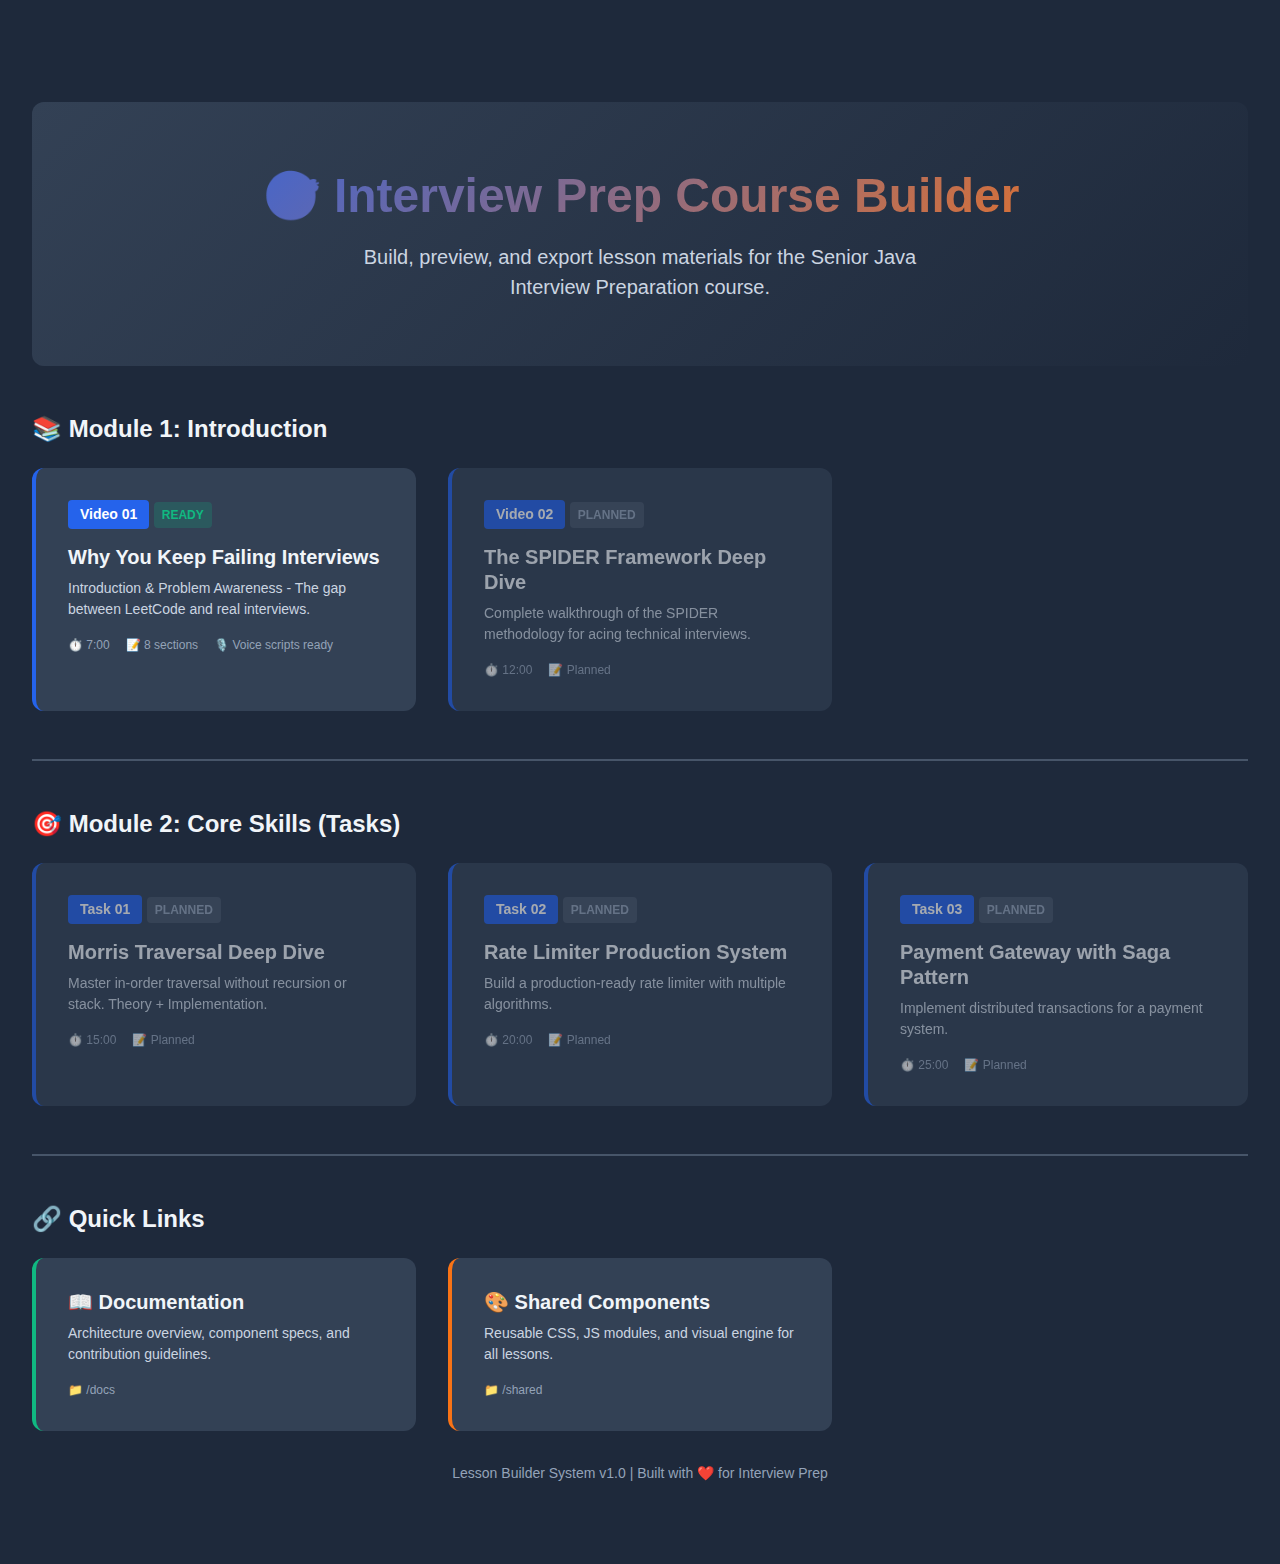
<file: index.html>
<!DOCTYPE html>
<html lang="en">

<head>
    <meta charset="UTF-8">
    <meta name="viewport" content="width=device-width, initial-scale=1.0">
    <title>Interview Prep Course - Lesson Builder</title>
    <meta name="description"
        content="Course content builder for the Senior Java Interview Preparation course. Build, preview, and export lesson materials.">

    <!-- Shared CSS -->
    <link rel="stylesheet" href="shared/css/base.css">
    <link rel="stylesheet" href="shared/css/components.css">
    <link rel="stylesheet" href="shared/css/animations.css">

    <style>
        .course-header {
            text-align: center;
            padding: 4rem 2rem;
            background: linear-gradient(135deg, var(--bg-section), var(--bg-dark));
            border-radius: var(--radius-xl);
            margin-bottom: 3rem;
        }

        .course-header h1 {
            font-size: 3rem;
            margin-bottom: 1rem;
            background: linear-gradient(135deg, var(--primary), var(--secondary));
            -webkit-background-clip: text;
            -webkit-text-fill-color: transparent;
            background-clip: text;
        }

        .course-header p {
            font-size: 1.25rem;
            color: var(--text-secondary);
            max-width: 600px;
            margin: 0 auto;
        }

        .lessons-grid {
            display: grid;
            grid-template-columns: repeat(auto-fill, minmax(350px, 1fr));
            gap: 2rem;
        }

        .lesson-card {
            background: var(--bg-section);
            border-radius: var(--radius-xl);
            padding: 2rem;
            border-left: 4px solid var(--primary);
            transition: all var(--transition-normal);
            text-decoration: none;
            color: inherit;
            display: block;
        }

        .lesson-card:hover {
            transform: translateY(-4px);
            box-shadow: var(--shadow-lg);
            border-left-color: var(--secondary);
        }

        .lesson-number {
            display: inline-block;
            background: var(--primary);
            color: white;
            padding: 0.25rem 0.75rem;
            border-radius: var(--radius-sm);
            font-size: var(--font-size-sm);
            font-weight: var(--font-bold);
            margin-bottom: 1rem;
        }

        .lesson-card h2 {
            font-size: var(--font-size-xl);
            margin-bottom: 0.5rem;
        }

        .lesson-card p {
            color: var(--text-secondary);
            font-size: var(--font-size-sm);
            margin-bottom: 1rem;
        }

        .lesson-meta {
            display: flex;
            gap: 1rem;
            color: var(--text-muted);
            font-size: var(--font-size-xs);
        }

        .lesson-meta span {
            display: flex;
            align-items: center;
            gap: 0.25rem;
        }

        .status-badge {
            display: inline-block;
            padding: 0.25rem 0.5rem;
            border-radius: var(--radius-sm);
            font-size: var(--font-size-xs);
            font-weight: var(--font-semibold);
            text-transform: uppercase;
        }

        .status-ready {
            background: rgba(16, 185, 129, 0.2);
            color: var(--success);
        }

        .status-draft {
            background: rgba(249, 115, 22, 0.2);
            color: var(--secondary);
        }

        .status-planned {
            background: rgba(148, 163, 184, 0.2);
            color: var(--text-muted);
        }

        .section-title {
            font-size: var(--font-size-2xl);
            margin-bottom: 1.5rem;
            color: var(--text-primary);
            display: flex;
            align-items: center;
            gap: 0.75rem;
        }

        .section-divider {
            margin: 3rem 0;
            border: none;
            border-top: 2px solid var(--border);
        }

        footer {
            text-align: center;
            padding: 2rem;
            color: var(--text-muted);
            font-size: var(--font-size-sm);
        }
    </style>
</head>

<body>
    <div class="container">
        <!-- Course Header -->
        <header class="course-header">
            <h1>🎯 Interview Prep Course Builder</h1>
            <p>Build, preview, and export lesson materials for the Senior Java Interview Preparation course.</p>
        </header>

        <!-- Module 1: Introduction -->
        <section>
            <h2 class="section-title">📚 Module 1: Introduction</h2>

            <div class="lessons-grid">
                <a href="lessons/video-01/index.html" class="lesson-card">
                    <span class="lesson-number">Video 01</span>
                    <span class="status-badge status-ready">Ready</span>
                    <h2>Why You Keep Failing Interviews</h2>
                    <p>Introduction & Problem Awareness - The gap between LeetCode and real interviews.</p>
                    <div class="lesson-meta">
                        <span>⏱️ 7:00</span>
                        <span>📝 8 sections</span>
                        <span>🎙️ Voice scripts ready</span>
                    </div>
                </a>

                <div class="lesson-card" style="opacity: 0.6; pointer-events: none;">
                    <span class="lesson-number">Video 02</span>
                    <span class="status-badge status-planned">Planned</span>
                    <h2>The SPIDER Framework Deep Dive</h2>
                    <p>Complete walkthrough of the SPIDER methodology for acing technical interviews.</p>
                    <div class="lesson-meta">
                        <span>⏱️ 12:00</span>
                        <span>📝 Planned</span>
                    </div>
                </div>
            </div>
        </section>

        <hr class="section-divider">

        <!-- Module 2: Core Skills -->
        <section>
            <h2 class="section-title">🎯 Module 2: Core Skills (Tasks)</h2>

            <div class="lessons-grid">
                <div class="lesson-card" style="opacity: 0.6; pointer-events: none;">
                    <span class="lesson-number">Task 01</span>
                    <span class="status-badge status-planned">Planned</span>
                    <h2>Morris Traversal Deep Dive</h2>
                    <p>Master in-order traversal without recursion or stack. Theory + Implementation.</p>
                    <div class="lesson-meta">
                        <span>⏱️ 15:00</span>
                        <span>📝 Planned</span>
                    </div>
                </div>

                <div class="lesson-card" style="opacity: 0.6; pointer-events: none;">
                    <span class="lesson-number">Task 02</span>
                    <span class="status-badge status-planned">Planned</span>
                    <h2>Rate Limiter Production System</h2>
                    <p>Build a production-ready rate limiter with multiple algorithms.</p>
                    <div class="lesson-meta">
                        <span>⏱️ 20:00</span>
                        <span>📝 Planned</span>
                    </div>
                </div>

                <div class="lesson-card" style="opacity: 0.6; pointer-events: none;">
                    <span class="lesson-number">Task 03</span>
                    <span class="status-badge status-planned">Planned</span>
                    <h2>Payment Gateway with Saga Pattern</h2>
                    <p>Implement distributed transactions for a payment system.</p>
                    <div class="lesson-meta">
                        <span>⏱️ 25:00</span>
                        <span>📝 Planned</span>
                    </div>
                </div>
            </div>
        </section>

        <hr class="section-divider">

        <!-- Quick Links -->
        <section>
            <h2 class="section-title">🔗 Quick Links</h2>

            <div class="lessons-grid">
                <div class="lesson-card" style="border-left-color: var(--success);">
                    <h2>📖 Documentation</h2>
                    <p>Architecture overview, component specs, and contribution guidelines.</p>
                    <div class="lesson-meta">
                        <span>📁 /docs</span>
                    </div>
                </div>

                <div class="lesson-card" style="border-left-color: var(--secondary);">
                    <h2>🎨 Shared Components</h2>
                    <p>Reusable CSS, JS modules, and visual engine for all lessons.</p>
                    <div class="lesson-meta">
                        <span>📁 /shared</span>
                    </div>
                </div>
            </div>
        </section>

        <footer>
            <p>Lesson Builder System v1.0 | Built with ❤️ for Interview Prep</p>
        </footer>
    </div>
</body>

</html>
</file>
<file: shared/css/components.css>
/**
 * Components CSS - All Component Styles
 * Lesson Builder System
 */

/* ==========================================================================
   BUTTONS
   ========================================================================== */

.btn {
    display: inline-flex;
    align-items: center;
    justify-content: center;
    gap: var(--spacing-sm);
    padding: var(--spacing-sm) var(--spacing-md);
    border: none;
    border-radius: var(--radius-md);
    font-family: var(--font-family);
    font-size: var(--font-size-sm);
    font-weight: var(--font-semibold);
    cursor: pointer;
    transition: all var(--transition-normal);
    text-decoration: none;
}

.btn:disabled {
    opacity: 0.5;
    cursor: not-allowed;
}

.btn-primary {
    background: var(--primary);
    color: white;
}

.btn-primary:hover:not(:disabled) {
    background: var(--primary-hover);
}

.btn-secondary {
    background: var(--secondary);
    color: white;
}

.btn-secondary:hover:not(:disabled) {
    background: var(--secondary-hover);
}

.btn-success {
    background: var(--success);
    color: white;
}

.btn-success:hover:not(:disabled) {
    background: var(--success-hover);
}

.btn-danger {
    background: var(--danger);
    color: white;
}

.btn-danger:hover:not(:disabled) {
    background: var(--danger-hover);
}

.btn-ghost {
    background: transparent;
    color: var(--text-primary);
}

.btn-ghost:hover:not(:disabled) {
    background: rgba(255, 255, 255, 0.1);
}

/* ==========================================================================
   TOP NAVIGATION
   ========================================================================== */

/* Container that holds the nav - needs to reserve space */
#topNav {
    position: fixed;
    top: 0;
    left: 0;
    right: 0;
    z-index: var(--z-nav);
}

.top-nav {
    background: var(--bg-section);
    padding: var(--spacing-md) var(--spacing-xl);
    box-shadow: var(--shadow-md);
    display: flex;
    justify-content: space-between;
    align-items: center;
}

/* Add padding to body to account for fixed header */
body {
    padding-top: 70px;
    /* Approximate header height */
}

.nav-left {
    display: flex;
    align-items: center;
    gap: var(--spacing-lg);
}

.nav-right {
    display: flex;
    align-items: center;
    gap: var(--spacing-md);
}

.nav-title {
    font-size: var(--font-size-xl);
    font-weight: var(--font-bold);
    color: var(--text-primary);
}

/* Burger Menu Button */
.burger-menu {
    width: 40px;
    height: 40px;
    background: var(--primary);
    border: none;
    border-radius: var(--radius-lg);
    cursor: pointer;
    display: flex;
    flex-direction: column;
    justify-content: center;
    align-items: center;
    gap: 5px;
    transition: all var(--transition-slow);
}

.burger-menu:hover {
    background: var(--primary-hover);
}

.burger-line {
    width: 24px;
    height: 3px;
    background: white;
    border-radius: 2px;
    transition: all var(--transition-slow);
}

.burger-menu.open .burger-line:nth-child(1) {
    transform: rotate(45deg) translate(6px, 6px);
}

.burger-menu.open .burger-line:nth-child(2) {
    opacity: 0;
}

.burger-menu.open .burger-line:nth-child(3) {
    transform: rotate(-45deg) translate(6px, -6px);
}

/* Export Dropdown */
.export-dropdown {
    position: relative;
}

.export-btn {
    padding: var(--spacing-sm) var(--spacing-lg);
    background: var(--success);
    color: white;
    border: none;
    border-radius: var(--radius-lg);
    cursor: pointer;
    font-weight: var(--font-semibold);
    transition: all var(--transition-normal);
    display: flex;
    align-items: center;
    gap: var(--spacing-sm);
}

.export-btn:hover {
    background: var(--success-hover);
}

.export-menu {
    position: absolute;
    top: 100%;
    right: 0;
    margin-top: var(--spacing-sm);
    background: var(--bg-dark);
    border: 1px solid var(--border);
    border-radius: var(--radius-lg);
    min-width: 220px;
    box-shadow: var(--shadow-lg);
    display: none;
    overflow: hidden;
    z-index: var(--z-dropdown);
}

.export-menu.show {
    display: block;
}

.export-menu button {
    width: 100%;
    padding: var(--spacing-sm) var(--spacing-md);
    background: transparent;
    color: var(--text-primary);
    border: none;
    text-align: left;
    cursor: pointer;
    transition: all var(--transition-fast);
    display: flex;
    align-items: center;
    gap: var(--spacing-sm);
    font-size: var(--font-size-sm);
}

.export-menu button:hover {
    background: var(--bg-section);
}

/* ==========================================================================
   TIMELINE SIDEBAR
   ========================================================================== */

.timeline-sidebar {
    position: fixed;
    top: 0;
    left: -400px;
    width: 400px;
    height: 100vh;
    background: var(--bg-section);
    box-shadow: var(--shadow-xl);
    transition: left var(--transition-slow);
    z-index: var(--z-sidebar);
    overflow-y: auto;
}

.timeline-sidebar.open {
    left: 0;
}

.sidebar-header {
    padding: var(--spacing-lg);
    background: var(--bg-dark);
    border-bottom: 2px solid var(--border);
    position: sticky;
    top: 0;
    z-index: 1;
}

.sidebar-header h3 {
    margin-bottom: var(--spacing-sm);
    display: flex;
    align-items: center;
    gap: var(--spacing-sm);
}

.sidebar-progress {
    font-size: var(--font-size-sm);
    color: var(--text-secondary);
}

/* Sidebar Overlay */
.sidebar-overlay {
    position: fixed;
    top: 0;
    left: 0;
    width: 100%;
    height: 100%;
    background: var(--bg-overlay);
    z-index: var(--z-overlay);
    display: none;
    opacity: 0;
    transition: opacity var(--transition-slow);
}

.sidebar-overlay.show {
    display: block;
    opacity: 1;
}

/* Timeline Items */
.timeline-item {
    padding: var(--spacing-md) var(--spacing-lg);
    border-bottom: 1px solid var(--border);
    cursor: pointer;
    transition: all var(--transition-fast);
    display: flex;
    align-items: flex-start;
    gap: var(--spacing-md);
}

.timeline-item:hover {
    background: rgba(37, 99, 235, 0.1);
}

.timeline-item.active {
    background: rgba(37, 99, 235, 0.15);
    border-left: 3px solid var(--primary);
}

.timeline-item.completed {
    background: rgba(16, 185, 129, 0.1);
}

.timeline-checkbox {
    margin-top: var(--spacing-xs);
    width: 20px;
    height: 20px;
    cursor: pointer;
    accent-color: var(--success);
    flex-shrink: 0;
}

.timeline-content {
    flex: 1;
    min-width: 0;
}

.timeline-time {
    color: var(--primary);
    font-weight: var(--font-bold);
    font-size: var(--font-size-sm);
    margin-bottom: var(--spacing-xs);
}

.timeline-title {
    font-weight: var(--font-semibold);
    margin-bottom: var(--spacing-xs);
    color: var(--text-primary);
}

.timeline-desc {
    font-size: var(--font-size-sm);
    color: var(--text-secondary);
    line-height: var(--line-height-normal);
}

/* ==========================================================================
   LESSON HEADER
   ========================================================================== */

.lesson-header {
    background: linear-gradient(135deg, var(--primary), var(--secondary));
    padding: var(--spacing-2xl) var(--spacing-xl);
    border-radius: var(--radius-xl);
    margin-bottom: var(--spacing-xl);
    text-align: center;
}

.lesson-header h1 {
    margin-bottom: var(--spacing-sm);
}

.lesson-header .meta {
    color: rgba(255, 255, 255, 0.9);
    font-size: var(--font-size-lg);
}

/* ==========================================================================
   SECTION
   ========================================================================== */

.section {
    background: var(--bg-section);
    border-radius: var(--radius-xl);
    padding: var(--spacing-xl);
    margin-bottom: var(--spacing-xl);
    border-left: 4px solid var(--primary);
}

.section-header {
    display: flex;
    justify-content: space-between;
    align-items: center;
    margin-bottom: var(--spacing-lg);
    padding-bottom: var(--spacing-md);
    border-bottom: 2px solid var(--border);
    flex-wrap: wrap;
    gap: var(--spacing-md);
}

.section-title {
    display: flex;
    align-items: center;
    gap: var(--spacing-md);
    flex-wrap: wrap;
}

.section-title h2 {
    margin-bottom: 0;
}

.timing {
    background: var(--primary);
    padding: var(--spacing-sm) var(--spacing-md);
    border-radius: var(--radius-md);
    font-weight: var(--font-bold);
    font-size: var(--font-size-sm);
    white-space: nowrap;
}

.section-type {
    display: inline-block;
    padding: var(--spacing-xs) var(--spacing-sm);
    background: var(--secondary);
    border-radius: var(--radius-sm);
    font-size: var(--font-size-xs);
    text-transform: uppercase;
    font-weight: var(--font-semibold);
    letter-spacing: 0.5px;
}

.section-description {
    background: rgba(0, 0, 0, 0.2);
    padding: var(--spacing-md);
    border-radius: var(--radius-lg);
    margin-bottom: var(--spacing-lg);
    border-left: 3px solid var(--secondary);
}

.section-description h3 {
    font-size: var(--font-size-base);
    margin-bottom: var(--spacing-sm);
    color: var(--secondary);
}

.section-description p {
    color: var(--text-secondary);
    margin-bottom: var(--spacing-sm);
}

.section-description p:last-child {
    margin-bottom: 0;
}

/* ==========================================================================
   VISUAL CONTENT
   ========================================================================== */

.visual-content {
    margin: var(--spacing-lg) 0;
}

.visual-header {
    display: flex;
    justify-content: space-between;
    align-items: center;
    margin-bottom: var(--spacing-md);
    flex-wrap: wrap;
    gap: var(--spacing-md);
}

.visual-header h3 {
    margin-bottom: 0;
    display: flex;
    align-items: center;
    gap: var(--spacing-sm);
}

.visual-controls {
    display: flex;
    gap: var(--spacing-sm);
    flex-wrap: wrap;
}

.animation-container {
    background: #1a1a2e;
    border-radius: var(--radius-lg);
    padding: 0;
    min-height: 300px;
    max-height: 500px;
    aspect-ratio: 16 / 10;
    position: relative;
    overflow: hidden;
    border: 2px solid rgba(255, 255, 255, 0.1);
}

/* ==========================================================================
   STEP NAVIGATION
   ========================================================================== */

.step-navigation {
    display: flex;
    gap: var(--spacing-md);
    margin-top: var(--spacing-md);
    align-items: center;
    justify-content: center;
}

.step-nav-btn {
    width: 50px;
    height: 50px;
    background: var(--primary);
    color: white;
    border: none;
    border-radius: var(--radius-full);
    cursor: pointer;
    font-size: var(--font-size-xl);
    transition: all var(--transition-normal);
    display: flex;
    align-items: center;
    justify-content: center;
}

.step-nav-btn:hover:not(:disabled) {
    background: var(--primary-hover);
    transform: scale(1.1);
}

.step-nav-btn:disabled {
    background: var(--border);
    cursor: not-allowed;
    opacity: 0.5;
}

.step-indicator {
    background: var(--bg-dark);
    padding: var(--spacing-sm) var(--spacing-lg);
    border-radius: var(--radius-md);
    font-weight: var(--font-bold);
    min-width: 120px;
    text-align: center;
    color: var(--text-primary);
}

/* ==========================================================================
   AUDIO SECTION
   ========================================================================== */

.audio-section {
    background: rgba(0, 0, 0, 0.3);
    padding: var(--spacing-lg);
    border-radius: var(--radius-lg);
    margin-top: var(--spacing-lg);
}

.audio-header {
    display: flex;
    justify-content: space-between;
    align-items: center;
    margin-bottom: var(--spacing-md);
    cursor: pointer;
    user-select: none;
    flex-wrap: wrap;
    gap: var(--spacing-md);
}

.audio-header:hover h3 {
    color: var(--primary);
}

.audio-header h3 {
    display: flex;
    align-items: center;
    gap: var(--spacing-sm);
    transition: color var(--transition-normal);
    margin-bottom: 0;
}

.audio-controls {
    display: flex;
    gap: var(--spacing-sm);
}

.collapse-icon {
    transition: transform var(--transition-normal);
    font-size: var(--font-size-lg);
}

.collapse-icon.collapsed {
    transform: rotate(-90deg);
}

.script-content {
    max-height: none;
    overflow: visible;
    transition: max-height var(--transition-slow) ease;
}

.script-content.collapsed {
    max-height: 0;
    overflow: hidden;
}

.script-text {
    background: rgba(255, 255, 255, 0.05);
    padding: var(--spacing-lg);
    border-radius: var(--radius-lg);
    font-family: var(--font-mono);
    line-height: var(--line-height-loose);
    white-space: pre-wrap;
    margin-bottom: var(--spacing-md);
    font-size: var(--font-size-sm);
}

/* Visual-Script Sync Highlight */
.sync-highlight {
    background: linear-gradient(135deg, rgba(37, 99, 235, 0.3), rgba(16, 185, 129, 0.3));
    border-left: 3px solid var(--success);
    padding: var(--spacing-xs) var(--spacing-sm);
    margin: var(--spacing-xs) 0;
    display: inline;
    border-radius: var(--radius-sm);
    animation: syncPulse 1.5s ease-in-out infinite;
    transition: all var(--transition-normal);
}

.sync-highlight.active {
    background: linear-gradient(135deg, rgba(37, 99, 235, 0.5), rgba(16, 185, 129, 0.5));
    box-shadow: 0 0 15px rgba(16, 185, 129, 0.4);
}

@keyframes syncPulse {

    0%,
    100% {
        opacity: 1;
    }

    50% {
        opacity: 0.85;
    }
}

.word-count {
    color: var(--text-secondary);
    font-size: var(--font-size-sm);
    margin-bottom: var(--spacing-md);
}

.audio-player-container {
    background: rgba(0, 0, 0, 0.4);
    padding: var(--spacing-md);
    border-radius: var(--radius-lg);
    margin-top: var(--spacing-md);
}

.audio-player {
    width: 100%;
    margin-bottom: var(--spacing-sm);
}

.audio-info {
    display: flex;
    justify-content: space-between;
    align-items: center;
    font-size: var(--font-size-sm);
    color: var(--text-secondary);
    flex-wrap: wrap;
    gap: var(--spacing-sm);
}

/* ==========================================================================
   PRODUCTION NOTES
   ========================================================================== */

.production-notes {
    background: rgba(249, 115, 22, 0.1);
    border: 2px dashed var(--secondary);
    padding: var(--spacing-lg);
    border-radius: var(--radius-lg);
    margin-top: var(--spacing-lg);
}

.production-notes h4 {
    color: var(--secondary);
    margin-bottom: var(--spacing-sm);
    display: flex;
    align-items: center;
    gap: var(--spacing-sm);
}

.production-notes ul {
    list-style-position: inside;
    color: var(--text-secondary);
    padding-left: 0;
}

.production-notes li {
    margin-bottom: var(--spacing-xs);
}

/* ==========================================================================
   CODE BLOCK
   ========================================================================== */

.code-block {
    background: #0f172a;
    padding: var(--spacing-lg);
    border-radius: var(--radius-lg);
    overflow-x: auto;
    font-family: var(--font-mono);
    font-size: var(--font-size-sm);
    line-height: var(--line-height-relaxed);
    margin: var(--spacing-md) 0;
}

.code-block code {
    color: #94a3b8;
    background: none;
    padding: 0;
}

/* Syntax Highlighting */
.keyword {
    color: #f472b6;
}

.string {
    color: #a78bfa;
}

.comment {
    color: #64748b;
}

.function {
    color: #60a5fa;
}

.number {
    color: #34d399;
}

/* ==========================================================================
   KILLER CARDS (specific visual)
   ========================================================================== */

.killer-card {
    background: linear-gradient(135deg, #1e293b, #334155);
    border-radius: var(--radius-xl);
    padding: var(--spacing-xl);
    margin: var(--spacing-md) 0;
    border-left: 4px solid var(--danger);
    opacity: 0;
    transform: translateX(-20px);
    transition: all 0.5s ease;
}

.killer-card.visible {
    opacity: 1;
    transform: translateX(0);
}

.killer-number {
    font-size: var(--font-size-4xl);
    font-weight: var(--font-bold);
    color: var(--danger);
    margin-bottom: var(--spacing-sm);
}

/* ==========================================================================
   RESPONSIVE
   ========================================================================== */

@media (max-width: 768px) {
    .top-nav {
        padding: var(--spacing-md);
    }

    .nav-title {
        font-size: var(--font-size-base);
    }

    .timeline-sidebar {
        width: 100%;
        left: -100%;
    }

    .section {
        padding: var(--spacing-md);
    }

    .section-header {
        flex-direction: column;
        align-items: flex-start;
    }

    .visual-header {
        flex-direction: column;
        align-items: flex-start;
    }

    .audio-header {
        flex-direction: column;
        align-items: flex-start;
    }

    .step-navigation {
        flex-wrap: wrap;
    }
}
</file>
<file: shared/css/animations.css>
/**
 * Animations CSS - Transitions, Keyframes, Visibility States
 * Lesson Builder System
 */

/* ==========================================================================
   FADE ANIMATIONS
   ========================================================================== */

@keyframes fadeIn {
    from {
        opacity: 0;
    }

    to {
        opacity: 1;
    }
}

@keyframes fadeOut {
    from {
        opacity: 1;
    }

    to {
        opacity: 0;
    }
}

@keyframes fadeInUp {
    from {
        opacity: 0;
        transform: translateY(20px);
    }

    to {
        opacity: 1;
        transform: translateY(0);
    }
}

@keyframes fadeInDown {
    from {
        opacity: 0;
        transform: translateY(-20px);
    }

    to {
        opacity: 1;
        transform: translateY(0);
    }
}

@keyframes fadeInLeft {
    from {
        opacity: 0;
        transform: translateX(-20px);
    }

    to {
        opacity: 1;
        transform: translateX(0);
    }
}

@keyframes fadeInRight {
    from {
        opacity: 0;
        transform: translateX(20px);
    }

    to {
        opacity: 1;
        transform: translateX(0);
    }
}

/* ==========================================================================
   SCALE ANIMATIONS
   ========================================================================== */

@keyframes scaleIn {
    from {
        opacity: 0;
        transform: scale(0.9);
    }

    to {
        opacity: 1;
        transform: scale(1);
    }
}

@keyframes scaleOut {
    from {
        opacity: 1;
        transform: scale(1);
    }

    to {
        opacity: 0;
        transform: scale(0.9);
    }
}

@keyframes pulse {

    0%,
    100% {
        transform: scale(1);
    }

    50% {
        transform: scale(1.05);
    }
}

@keyframes bounce {

    0%,
    20%,
    50%,
    80%,
    100% {
        transform: translateY(0);
    }

    40% {
        transform: translateY(-10px);
    }

    60% {
        transform: translateY(-5px);
    }
}

/* ==========================================================================
   SLIDE ANIMATIONS
   ========================================================================== */

@keyframes slideInLeft {
    from {
        transform: translateX(-100%);
    }

    to {
        transform: translateX(0);
    }
}

@keyframes slideOutLeft {
    from {
        transform: translateX(0);
    }

    to {
        transform: translateX(-100%);
    }
}

@keyframes slideInRight {
    from {
        transform: translateX(100%);
    }

    to {
        transform: translateX(0);
    }
}

@keyframes slideOutRight {
    from {
        transform: translateX(0);
    }

    to {
        transform: translateX(100%);
    }
}

@keyframes slideInUp {
    from {
        transform: translateY(100%);
    }

    to {
        transform: translateY(0);
    }
}

@keyframes slideInDown {
    from {
        transform: translateY(-100%);
    }

    to {
        transform: translateY(0);
    }
}

/* ==========================================================================
   ROTATION ANIMATIONS
   ========================================================================== */

@keyframes spin {
    from {
        transform: rotate(0deg);
    }

    to {
        transform: rotate(360deg);
    }
}

@keyframes rotateIn {
    from {
        opacity: 0;
        transform: rotate(-180deg);
    }

    to {
        opacity: 1;
        transform: rotate(0deg);
    }
}

/* ==========================================================================
   SPECIAL ANIMATIONS
   ========================================================================== */

@keyframes shimmer {
    0% {
        background-position: -200% 0;
    }

    100% {
        background-position: 200% 0;
    }
}

@keyframes shake {

    0%,
    100% {
        transform: translateX(0);
    }

    10%,
    30%,
    50%,
    70%,
    90% {
        transform: translateX(-5px);
    }

    20%,
    40%,
    60%,
    80% {
        transform: translateX(5px);
    }
}

@keyframes typing {
    from {
        width: 0;
    }

    to {
        width: 100%;
    }
}

@keyframes blink {

    0%,
    50% {
        opacity: 1;
    }

    51%,
    100% {
        opacity: 0;
    }
}

/* ==========================================================================
   PROGRESS ANIMATIONS
   ========================================================================== */

@keyframes progressBar {
    from {
        width: 0%;
    }

    to {
        width: var(--progress, 100%);
    }
}

@keyframes countUp {
    from {
        opacity: 0;
        transform: translateY(10px);
    }

    to {
        opacity: 1;
        transform: translateY(0);
    }
}

/* ==========================================================================
   PIE CHART ANIMATIONS
   ========================================================================== */

@keyframes drawPieSlice {
    from {
        stroke-dashoffset: var(--circumference);
    }

    to {
        stroke-dashoffset: var(--slice-offset);
    }
}

/* ==========================================================================
   UTILITY ANIMATION CLASSES
   ========================================================================== */

.animate-fadeIn {
    animation: fadeIn 0.3s ease forwards;
}

.animate-fadeOut {
    animation: fadeOut 0.3s ease forwards;
}

.animate-fadeInUp {
    animation: fadeInUp 0.4s ease forwards;
}

.animate-fadeInDown {
    animation: fadeInDown 0.4s ease forwards;
}

.animate-fadeInLeft {
    animation: fadeInLeft 0.4s ease forwards;
}

.animate-fadeInRight {
    animation: fadeInRight 0.4s ease forwards;
}

.animate-scaleIn {
    animation: scaleIn 0.3s ease forwards;
}

.animate-pulse {
    animation: pulse 2s infinite;
}

.animate-bounce {
    animation: bounce 1s ease;
}

.animate-spin {
    animation: spin 1s linear infinite;
}

.animate-shake {
    animation: shake 0.5s ease;
}

/* ==========================================================================
   ANIMATION DELAYS
   ========================================================================== */

.delay-100 {
    animation-delay: 100ms;
}

.delay-200 {
    animation-delay: 200ms;
}

.delay-300 {
    animation-delay: 300ms;
}

.delay-400 {
    animation-delay: 400ms;
}

.delay-500 {
    animation-delay: 500ms;
}

.delay-600 {
    animation-delay: 600ms;
}

.delay-700 {
    animation-delay: 700ms;
}

.delay-800 {
    animation-delay: 800ms;
}

.delay-900 {
    animation-delay: 900ms;
}

.delay-1000 {
    animation-delay: 1000ms;
}

/* ==========================================================================
   ANIMATION DURATIONS
   ========================================================================== */

.duration-fast {
    animation-duration: 0.15s;
}

.duration-normal {
    animation-duration: 0.3s;
}

.duration-slow {
    animation-duration: 0.5s;
}

.duration-slower {
    animation-duration: 0.8s;
}

.duration-slowest {
    animation-duration: 1s;
}

/* ==========================================================================
   TRANSITION UTILITY CLASSES
   ========================================================================== */

.transition-none {
    transition: none;
}

.transition-all {
    transition: all 0.3s ease;
}

.transition-colors {
    transition: color 0.2s ease, background-color 0.2s ease, border-color 0.2s ease;
}

.transition-opacity {
    transition: opacity 0.3s ease;
}

.transition-transform {
    transition: transform 0.3s ease;
}

.transition-shadow {
    transition: box-shadow 0.3s ease;
}

/* ==========================================================================
   VISIBILITY STATES
   ========================================================================== */

.is-hidden {
    display: none !important;
}

.is-invisible {
    visibility: hidden;
    opacity: 0;
}

.is-visible {
    visibility: visible;
    opacity: 1;
}

.is-entering {
    animation: fadeIn 0.3s ease forwards;
}

.is-leaving {
    animation: fadeOut 0.3s ease forwards;
}

/* ==========================================================================
   REDUCED MOTION
   ========================================================================== */

@media (prefers-reduced-motion: reduce) {

    *,
    *::before,
    *::after {
        animation-duration: 0.01ms !important;
        animation-iteration-count: 1 !important;
        transition-duration: 0.01ms !important;
    }
}
</file>
<file: shared/css/base.css>
/**
 * Base CSS - Reset, Typography, Color Variables
 * Lesson Builder System
 */

/* Reset */
* {
    margin: 0;
    padding: 0;
    box-sizing: border-box;
}

/* CSS Variables - Design Tokens */
:root {
    /* Colors */
    --primary: #2563eb;
    --primary-hover: #1d4ed8;
    --secondary: #f97316;
    --secondary-hover: #ea580c;
    --danger: #ef4444;
    --danger-hover: #dc2626;
    --success: #10b981;
    --success-hover: #059669;
    --warning: #f59e0b;
    
    /* Backgrounds */
    --bg-dark: #1e293b;
    --bg-section: #334155;
    --bg-card: #475569;
    --bg-overlay: rgba(0, 0, 0, 0.5);
    
    /* Text */
    --text-primary: #f1f5f9;
    --text-secondary: #cbd5e1;
    --text-muted: #94a3b8;
    --text-inverse: #1e293b;
    
    /* Borders */
    --border: #475569;
    --border-light: #64748b;
    
    /* Spacing Scale */
    --spacing-xs: 0.25rem;
    --spacing-sm: 0.5rem;
    --spacing-md: 1rem;
    --spacing-lg: 1.5rem;
    --spacing-xl: 2rem;
    --spacing-2xl: 3rem;
    
    /* Typography */
    --font-family: 'Segoe UI', Tahoma, Geneva, Verdana, sans-serif;
    --font-mono: 'Courier New', Consolas, monospace;
    --font-size-xs: 0.75rem;
    --font-size-sm: 0.875rem;
    --font-size-base: 1rem;
    --font-size-lg: 1.125rem;
    --font-size-xl: 1.25rem;
    --font-size-2xl: 1.5rem;
    --font-size-3xl: 2rem;
    --font-size-4xl: 2.5rem;
    
    /* Font Weights */
    --font-normal: 400;
    --font-medium: 500;
    --font-semibold: 600;
    --font-bold: 700;
    
    /* Line Heights */
    --line-height-tight: 1.25;
    --line-height-normal: 1.5;
    --line-height-relaxed: 1.75;
    --line-height-loose: 2;
    
    /* Border Radius */
    --radius-sm: 4px;
    --radius-md: 6px;
    --radius-lg: 8px;
    --radius-xl: 12px;
    --radius-full: 50%;
    
    /* Shadows */
    --shadow-sm: 0 1px 2px rgba(0, 0, 0, 0.2);
    --shadow-md: 0 4px 6px rgba(0, 0, 0, 0.3);
    --shadow-lg: 0 8px 16px rgba(0, 0, 0, 0.4);
    --shadow-xl: 0 12px 24px rgba(0, 0, 0, 0.5);
    
    /* Transitions */
    --transition-fast: 0.15s ease;
    --transition-normal: 0.2s ease;
    --transition-slow: 0.3s ease;
    
    /* Z-Index Scale */
    --z-dropdown: 100;
    --z-sidebar: 999;
    --z-overlay: 998;
    --z-nav: 1000;
    --z-modal: 1100;
}

/* Base Typography */
html {
    font-size: 16px;
    scroll-behavior: smooth;
}

body {
    font-family: var(--font-family);
    font-size: var(--font-size-base);
    line-height: var(--line-height-normal);
    color: var(--text-primary);
    background: var(--bg-dark);
    min-height: 100vh;
}

/* Headings */
h1, h2, h3, h4, h5, h6 {
    font-weight: var(--font-bold);
    line-height: var(--line-height-tight);
    margin-bottom: var(--spacing-md);
}

h1 { font-size: var(--font-size-4xl); }
h2 { font-size: var(--font-size-3xl); }
h3 { font-size: var(--font-size-2xl); }
h4 { font-size: var(--font-size-xl); }
h5 { font-size: var(--font-size-lg); }
h6 { font-size: var(--font-size-base); }

/* Paragraph */
p {
    margin-bottom: var(--spacing-md);
}

/* Links */
a {
    color: var(--primary);
    text-decoration: none;
    transition: color var(--transition-fast);
}

a:hover {
    color: var(--primary-hover);
    text-decoration: underline;
}

/* Lists */
ul, ol {
    margin-bottom: var(--spacing-md);
    padding-left: var(--spacing-xl);
}

li {
    margin-bottom: var(--spacing-xs);
}

/* Code */
code {
    font-family: var(--font-mono);
    font-size: var(--font-size-sm);
    background: rgba(0, 0, 0, 0.3);
    padding: var(--spacing-xs) var(--spacing-sm);
    border-radius: var(--radius-sm);
}

pre {
    font-family: var(--font-mono);
    font-size: var(--font-size-sm);
    background: #0f172a;
    padding: var(--spacing-lg);
    border-radius: var(--radius-lg);
    overflow-x: auto;
    margin-bottom: var(--spacing-md);
}

pre code {
    background: none;
    padding: 0;
}

/* Container */
.container {
    max-width: 1400px;
    margin: 0 auto;
    padding: var(--spacing-xl);
}

/* Utility Classes */
.text-center { text-align: center; }
.text-left { text-align: left; }
.text-right { text-align: right; }

.text-primary { color: var(--text-primary); }
.text-secondary { color: var(--text-secondary); }
.text-muted { color: var(--text-muted); }

.font-bold { font-weight: var(--font-bold); }
.font-semibold { font-weight: var(--font-semibold); }
.font-medium { font-weight: var(--font-medium); }

/* Responsive Container */
@media (max-width: 768px) {
    .container {
        padding: var(--spacing-md);
    }
    
    h1 { font-size: var(--font-size-2xl); }
    h2 { font-size: var(--font-size-xl); }
}
</file>
